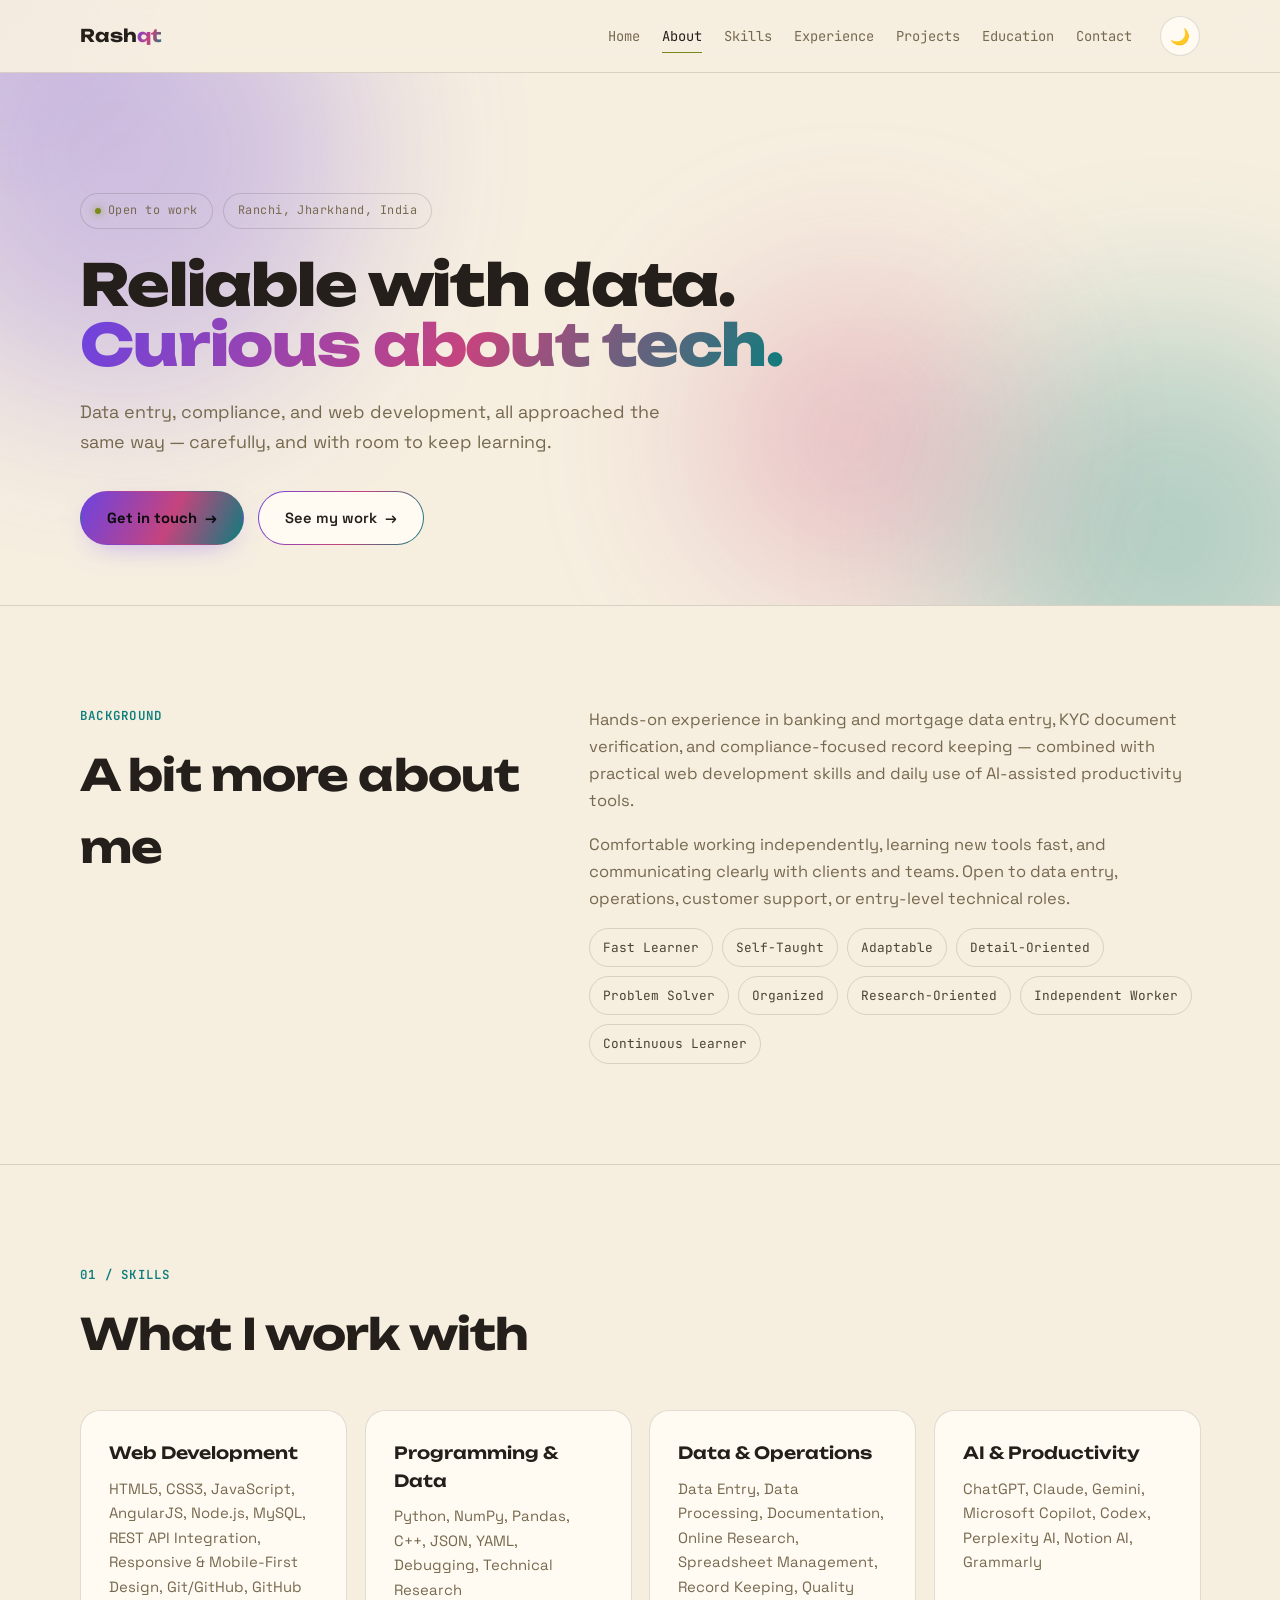
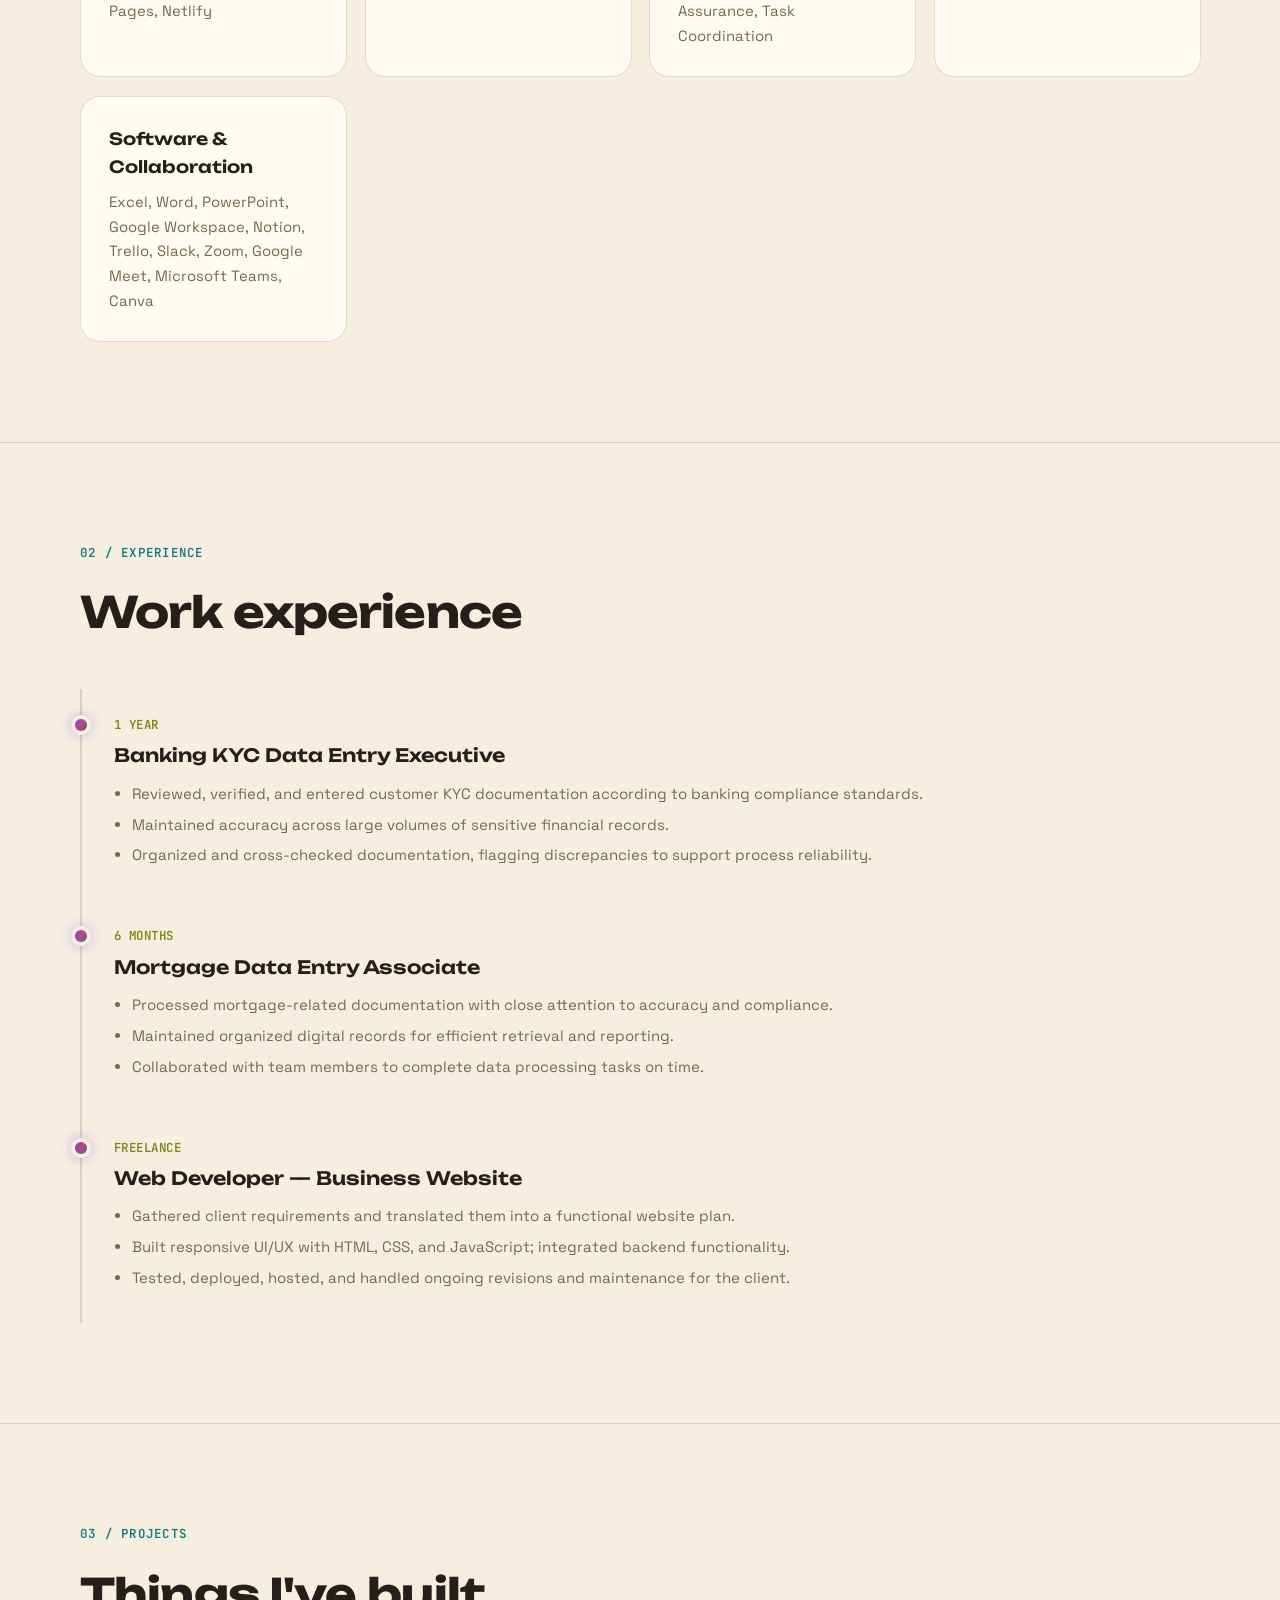
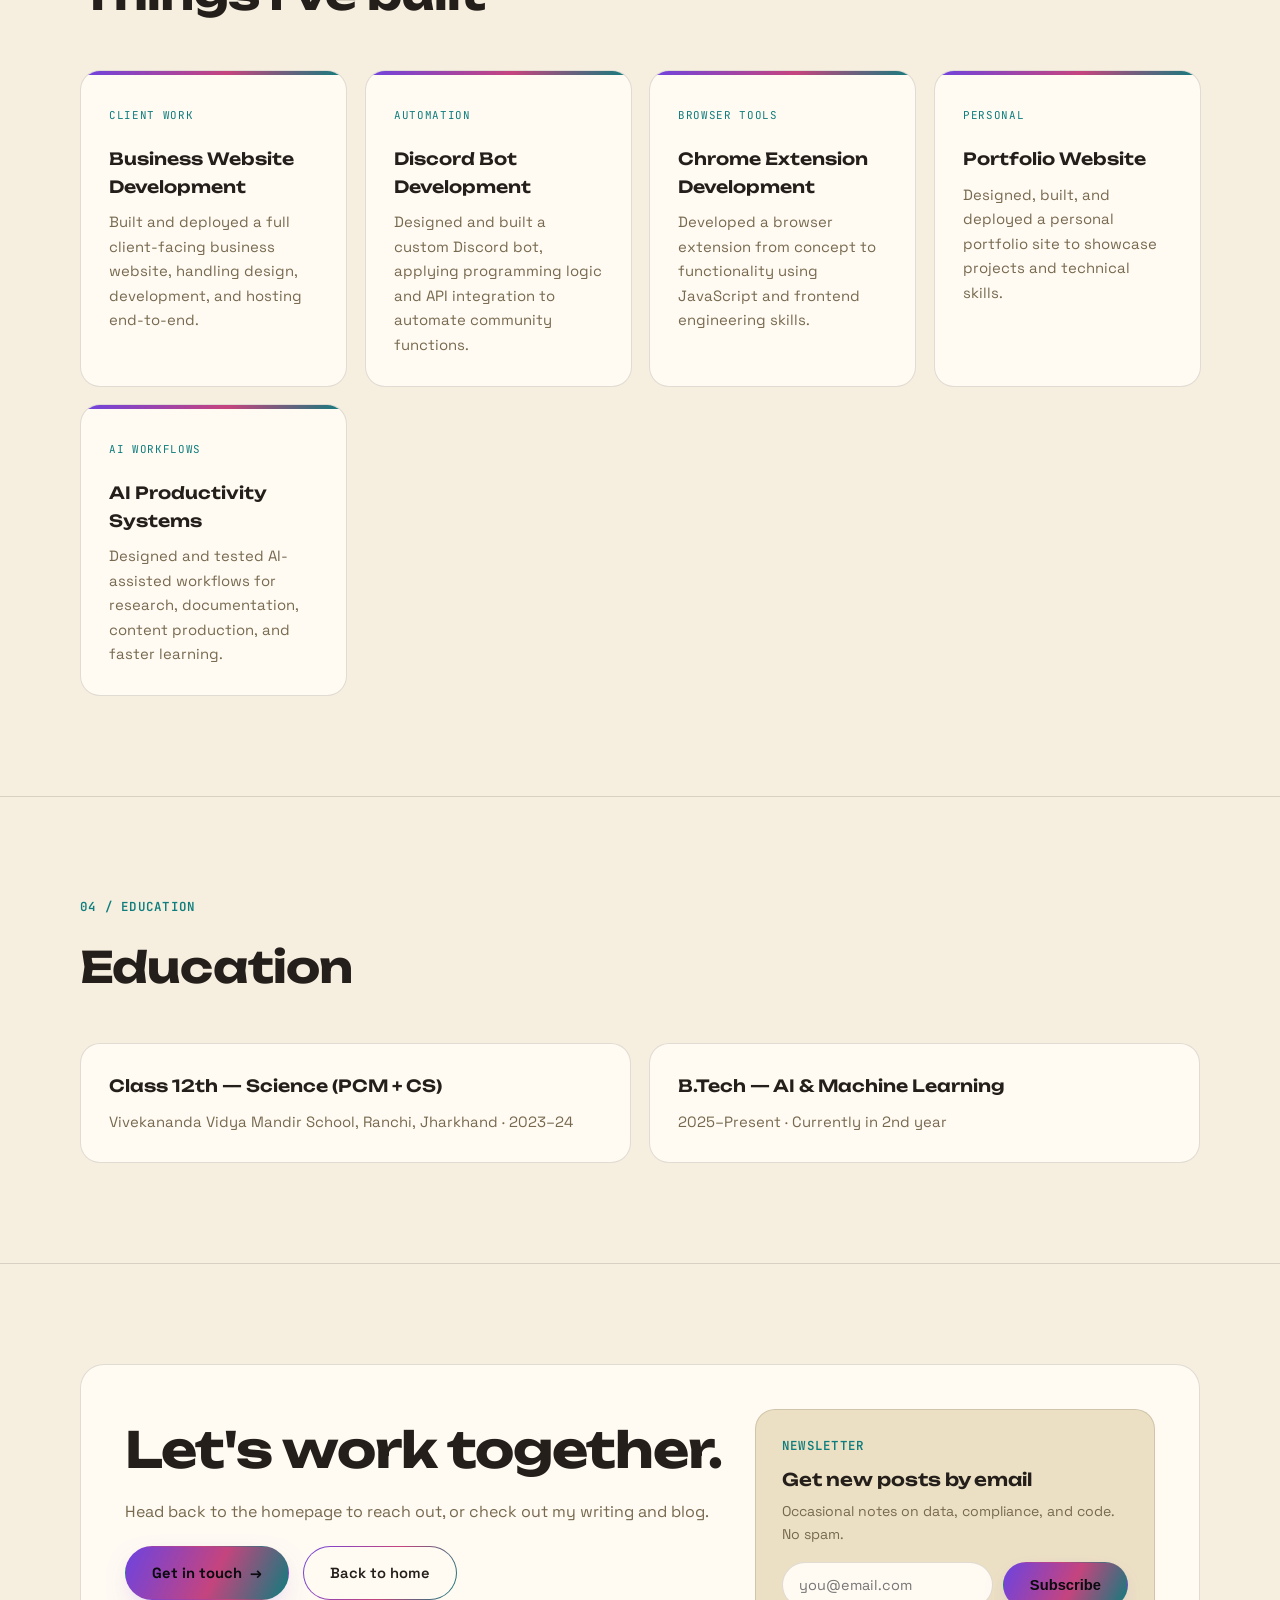
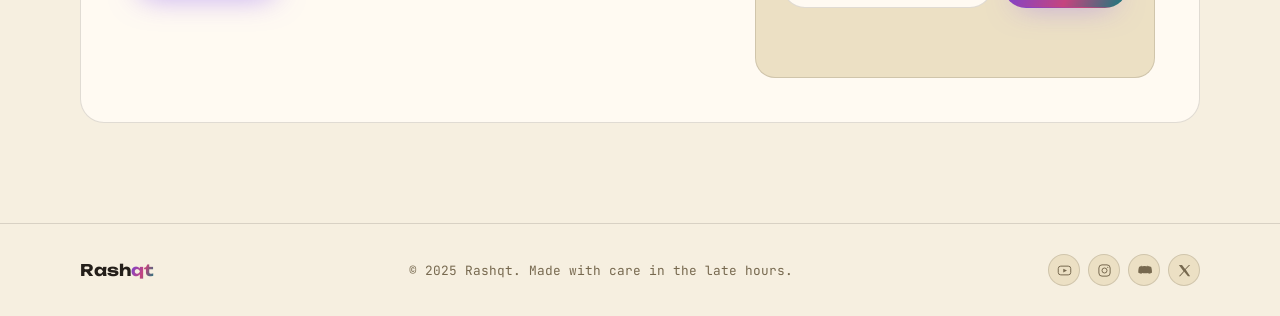
<file: about.html>
<!DOCTYPE html>
<html lang="en" data-theme="light">
<head>
<meta charset="UTF-8">
<meta name="viewport" content="width=device-width, initial-scale=1.0">
<meta name="description" content="About Rashqt — background, skills, work experience, projects, and education.">
<meta name="robots" content="index, follow">
<link rel="canonical" href="https://rafolio.github.io/folio/about.html">
<meta name="theme-color" content="#f6efe0">
<title>About Rashqt — Developer & Creator</title>

<meta property="og:site_name" content="Rashqt">
<meta property="og:type" content="website">
<meta property="og:title" content="About Rashqt — Developer & Creator">
<meta property="og:description" content="About Rashqt — background, skills, work experience, projects, and education.">
<meta property="og:url" content="https://rafolio.github.io/folio/about.html">
<meta property="og:image" content="https://rafolio.github.io/folio/assets/favicon/favicon-512.png">
<meta name="twitter:card" content="summary_large_image">
<meta name="twitter:title" content="About Rashqt — Developer & Creator">
<meta name="twitter:description" content="About Rashqt — background, skills, work experience, projects, and education.">
<meta name="twitter:image" content="https://rafolio.github.io/folio/assets/favicon/favicon-512.png">

<link rel="icon" type="image/x-icon" href="assets/favicon/favicon.ico">
<link rel="icon" type="image/png" sizes="32x32" href="assets/favicon/favicon-32.png">
<link rel="icon" type="image/png" sizes="16x16" href="assets/favicon/favicon-16.png">
<link rel="apple-touch-icon" sizes="180x180" href="assets/favicon/favicon-180.png">
<link rel="preconnect" href="https://fonts.googleapis.com">
<link rel="preconnect" href="https://fonts.gstatic.com" crossorigin>
<link href="https://fonts.googleapis.com/css2?family=Unbounded:wght@400;600;700;900&family=Space+Grotesk:wght@400;500;600;700&family=JetBrains+Mono:wght@400;500;600&display=swap" rel="stylesheet">
<link rel="stylesheet" href="style.css">
</head>
<body>
<div class="progress" id="progress"></div>
<div class="cursor-glow" id="glow"></div>

<nav class="top"><div class="container navrow">
  <a class="logo" href="index.html">Rash<span>qt</span></a>
  <div class="nav-group">
    <div class="navlinks">
      <a href="index.html">Home</a><a href="about.html" class="active">About</a>
      <a href="#skills">Skills</a><a href="#experience">Experience</a><a href="#projects">Projects</a>
      <a href="#education">Education</a><a href="index.html#contact">Contact</a>
    </div>
    <div class="nav-right">
      <button class="theme-toggle" id="themeToggle" aria-label="Toggle light/dark mode">🌙</button>
      <button class="burger" id="burger" aria-label="Toggle menu" aria-expanded="false"><span></span><span></span><span></span></button>
    </div>
  </div>
</div></nav>
<div class="mobile-menu" id="mobileMenu">
  <a href="index.html">Home</a><a href="about.html">About</a>
  <a href="#skills">Skills</a><a href="#experience">Experience</a><a href="#projects">Projects</a>
  <a href="#education">Education</a><a href="index.html#contact">Contact</a>
</div>

<header class="hero page-hero" id="about">
  <div class="blob blob1"></div><div class="blob blob2"></div><div class="blob blob3"></div>
  <div class="container hero-inner">
    <div class="pill-row">
      <span class="pill"><span class="dot"></span> Open to work</span>
      <span class="pill">Ranchi, Jharkhand, India</span>
    </div>
    <h1 class="page-title">Reliable with data.<br><span class="grad" style="background:var(--grad); -webkit-background-clip:text; background-clip:text; color:transparent;">Curious about tech.</span></h1>
    <p class="lede" style="margin-top:18px;">Data entry, compliance, and web development, all approached the same way — carefully, and with room to keep learning.</p>
    <div class="buttons" style="margin-top:8px;">
      <a class="btn primary" href="index.html#contact">Get in touch <span class="arrow">→</span></a>
      <a class="btn ghost" href="#projects">See my work <span class="arrow">→</span></a>
    </div>
  </div>
</header>

<section class="about-body"><div class="container about-grid">
  <div class="reveal"><div class="eyebrow">Background</div><h2 class="section-title">A bit more about me</h2></div>
  <div class="reveal">
    <p>Hands-on experience in banking and mortgage data entry, KYC document verification, and compliance-focused record keeping — combined with practical web development skills and daily use of AI-assisted productivity tools.</p>
    <p>Comfortable working independently, learning new tools fast, and communicating clearly with clients and teams. Open to data entry, operations, customer support, or entry-level technical roles.</p>
    <div class="strengths">
      <span class="tag">Fast Learner</span><span class="tag">Self-Taught</span><span class="tag">Adaptable</span>
      <span class="tag">Detail-Oriented</span><span class="tag">Problem Solver</span><span class="tag">Organized</span>
      <span class="tag">Research-Oriented</span><span class="tag">Independent Worker</span><span class="tag">Continuous Learner</span>
    </div>
  </div>
</div></section>

<section id="skills"><div class="container">
  <div class="reveal"><div class="eyebrow">01 / Skills</div><h2 class="section-title">What I work with</h2></div>
  <div class="grid2">
    <div class="card reveal"><h3>Web Development</h3><p>HTML5, CSS3, JavaScript, AngularJS, Node.js, MySQL, REST API Integration, Responsive &amp; Mobile-First Design, Git/GitHub, GitHub Pages, Netlify</p></div>
    <div class="card reveal"><h3>Programming &amp; Data</h3><p>Python, NumPy, Pandas, C++, JSON, YAML, Debugging, Technical Research</p></div>
    <div class="card reveal"><h3>Data &amp; Operations</h3><p>Data Entry, Data Processing, Documentation, Online Research, Spreadsheet Management, Record Keeping, Quality Assurance, Task Coordination</p></div>
    <div class="card reveal"><h3>AI &amp; Productivity</h3><p>ChatGPT, Claude, Gemini, Microsoft Copilot, Codex, Perplexity AI, Notion AI, Grammarly</p></div>
    <div class="card reveal"><h3>Software &amp; Collaboration</h3><p>Excel, Word, PowerPoint, Google Workspace, Notion, Trello, Slack, Zoom, Google Meet, Microsoft Teams, Canva</p></div>
  </div>
</div></section>

<section id="experience"><div class="container">
  <div class="reveal"><div class="eyebrow">02 / Experience</div><h2 class="section-title">Work experience</h2></div>
  <div class="timeline">
    <div class="role reveal">
      <div class="meta">1 YEAR</div><h3>Banking KYC Data Entry Executive</h3>
      <ul><li>Reviewed, verified, and entered customer KYC documentation according to banking compliance standards.</li>
      <li>Maintained accuracy across large volumes of sensitive financial records.</li>
      <li>Organized and cross-checked documentation, flagging discrepancies to support process reliability.</li></ul>
    </div>
    <div class="role reveal">
      <div class="meta">6 MONTHS</div><h3>Mortgage Data Entry Associate</h3>
      <ul><li>Processed mortgage-related documentation with close attention to accuracy and compliance.</li>
      <li>Maintained organized digital records for efficient retrieval and reporting.</li>
      <li>Collaborated with team members to complete data processing tasks on time.</li></ul>
    </div>
    <div class="role reveal">
      <div class="meta">FREELANCE</div><h3>Web Developer — Business Website</h3>
      <ul><li>Gathered client requirements and translated them into a functional website plan.</li>
      <li>Built responsive UI/UX with HTML, CSS, and JavaScript; integrated backend functionality.</li>
      <li>Tested, deployed, hosted, and handled ongoing revisions and maintenance for the client.</li></ul>
    </div>
  </div>
</div></section>

<section id="projects"><div class="container">
  <div class="reveal"><div class="eyebrow">03 / Projects</div><h2 class="section-title">Things I've built</h2></div>
  <div class="grid2">
    <div class="card project reveal"><span class="tag-mini">Client work</span><h3>Business Website Development</h3><p>Built and deployed a full client-facing business website, handling design, development, and hosting end-to-end.</p></div>
    <div class="card project reveal"><span class="tag-mini">Automation</span><h3>Discord Bot Development</h3><p>Designed and built a custom Discord bot, applying programming logic and API integration to automate community functions.</p></div>
    <div class="card project reveal"><span class="tag-mini">Browser tools</span><h3>Chrome Extension Development</h3><p>Developed a browser extension from concept to functionality using JavaScript and frontend engineering skills.</p></div>
    <div class="card project reveal"><span class="tag-mini">Personal</span><h3>Portfolio Website</h3><p>Designed, built, and deployed a personal portfolio site to showcase projects and technical skills.</p></div>
    <div class="card project reveal"><span class="tag-mini">AI workflows</span><h3>AI Productivity Systems</h3><p>Designed and tested AI-assisted workflows for research, documentation, content production, and faster learning.</p></div>
  </div>
</div></section>

<section id="education"><div class="container">
  <div class="reveal"><div class="eyebrow">04 / Education</div><h2 class="section-title">Education</h2></div>
  <div class="grid2">
    <div class="card reveal"><h3>Class 12th — Science (PCM + CS)</h3><p>Vivekananda Vidya Mandir School, Ranchi, Jharkhand · 2023–24</p></div>
    <div class="card reveal"><h3>B.Tech — AI &amp; Machine Learning</h3><p>2025–Present · Currently in 2nd year</p></div>
  </div>
</div></section>

<section><div class="container">
  <div class="cta-band reveal">
    <div>
      <h2 class="big-cta cta-band-title">Let's work together.</h2>
      <p style="color:var(--muted); margin-top:8px;">Head back to the homepage to reach out, or check out my writing and blog.</p>
      <div class="buttons" style="margin-top:20px;">
        <a class="btn primary" href="index.html#contact">Get in touch <span class="arrow">→</span></a>
        <a class="btn ghost" href="index.html">Back to home</a>
      </div>
    </div>
    <div class="newsletter-box">
      <div class="eyebrow">Newsletter</div>
      <h3>Get new posts by email</h3>
      <p>Occasional notes on data, compliance, and code. No spam.</p>
      <form class="newsletter-form" data-newsletter>
        <input type="email" required placeholder="you@email.com" aria-label="Email address">
        <button class="btn primary" type="submit">Subscribe</button>
      </form>
      <p class="newsletter-status" aria-live="polite"></p>
    </div>
  </div>
</div></section>

<footer class="site-footer"><div class="container footer-grid">
  <a class="footer-brand" href="index.html">Rash<span>qt</span></a>
  <p class="footer-copy">© 2025 Rashqt. Made with care in the late hours.</p>
  <div class="footer-social">
    <a href="https://www.youtube.com/@Rashqt" target="_blank" rel="noopener" aria-label="YouTube"><svg viewBox="0 0 24 24" fill="none" stroke="currentColor" stroke-width="1.6"><rect x="2" y="5" width="20" height="14" rx="4"/><path d="M10 9l6 3-6 3z" fill="currentColor" stroke="none"/></svg></a>
    <a href="https://www.instagram.com/rashqt.x/" target="_blank" rel="noopener" aria-label="Instagram"><svg viewBox="0 0 24 24" fill="none" stroke="currentColor" stroke-width="1.6"><rect x="3" y="3" width="18" height="18" rx="5"/><circle cx="12" cy="12" r="4"/><circle cx="17.2" cy="6.8" r="1" fill="currentColor" stroke="none"/></svg></a>
    <a href="https://discord.com/users/1288874094934097920" target="_blank" rel="noopener" aria-label="Discord"><svg viewBox="0 0 24 24" fill="currentColor"><path d="M8 4.5c-2.8.6-4.6 1.8-4.6 1.8S2 9 2 15c0 0 1.7 1.9 5.3 2.1l.9-1.4c-1.5-.4-2.3-1-2.3-1s.2.1.5.3c2 1 4.4 1.5 6.6 1.5s4.6-.5 6.6-1.5c.3-.2.5-.3.5-.3s-.8.6-2.3 1l.9 1.4c3.6-.2 5.3-2.1 5.3-2.1 0-6-1.4-8.7-1.4-8.7S18.8 5.1 16 4.5l-.3.7c1.7.5 2.7 1.1 2.7 1.1a15 15 0 0 0-13 0s1-.6 2.7-1.1L8 4.5z"/><circle cx="9" cy="12" r="1.3"/><circle cx="15" cy="12" r="1.3"/></svg></a>
    <a href="#" target="_blank" rel="noopener" aria-label="X"><svg viewBox="0 0 24 24" fill="currentColor"><path d="M13.9 10.5 21 3h-2l-6.1 6.5L8 3H3l7.4 10.2L3 21h2l6.5-6.9L17.5 21H21z"/></svg></a>
  </div>
</div></footer>

<script src="script.js"></script>
</body>
</html>
</file>
<file: style.css>
:root{
  --bg:#07070b; --bg-soft:#0e0e16; --card:#121219;
  --text:#f6f5f9; --muted:#9b98a8; --line:rgba(246,245,249,.09);
  --violet:#8b5cf6; --pink:#f472b6; --cyan:#22d3ee; --lime:#d7ff3f;
  --grad:linear-gradient(115deg,var(--violet),var(--pink) 55%,var(--cyan));
  --nav-bg:rgba(7,7,11,.72); --menu-bg:rgba(7,7,11,.98); --glow:rgba(139,92,246,.14);
  --blob-op:.55;
}
[data-theme="light"]{
  --bg:#f6efe0; --bg-soft:#ece0c4; --card:#fffaf2;
  --text:#241f1a; --muted:#77694f; --line:rgba(36,31,26,.14);
  --violet:#6d43e0; --pink:#c5447e; --cyan:#0e7d7d; --lime:#7a8a1a;
  --nav-bg:rgba(246,239,224,.78); --menu-bg:rgba(246,239,224,.97); --glow:rgba(109,67,224,.10);
  --blob-op:.28;
}
html{transition:background-color .4s ease;}
*{box-sizing:border-box;margin:0;padding:0;}
html{scroll-behavior:smooth;}
body{
  font-family:'Space Grotesk',sans-serif; background:var(--bg); color:var(--text);
  line-height:1.65; overflow-x:hidden; transition:background-color .4s ease, color .4s ease;
}
a{color:inherit; text-decoration:none; touch-action:manipulation;}
::selection{background:var(--lime); color:#0a0a0f;}
:focus-visible{outline:2px solid var(--lime); outline-offset:3px;}
.container{width:min(1120px,92%); margin:auto;}
.mono{font-family:'JetBrains Mono',monospace;}
.disp{font-family:'Unbounded',sans-serif;}

/* scroll progress */
.progress{position:fixed; top:0; left:0; height:3px; width:0%; background:var(--grad); z-index:200; transition:width .1s linear;}

/* cursor glow (desktop only, respects reduced motion) */
.cursor-glow{
  position:fixed; width:420px; height:420px; border-radius:50%; pointer-events:none; z-index:1;
  background:radial-gradient(circle,var(--glow),transparent 70%);
  transform:translate(-50%,-50%); transition:opacity .3s; opacity:0; left:0; top:0;
}
@media(hover:hover) and (pointer:fine){ .cursor-glow{opacity:1;} }

/* nav */
nav.top{position:sticky; top:0; z-index:100; background:var(--nav-bg); backdrop-filter:blur(16px); border-bottom:1px solid var(--line); transition:background-color .4s ease, border-color .4s ease;}
.navrow{height:72px; display:flex; align-items:center; justify-content:space-between;}
.nav-group{display:flex; align-items:center; gap:28px;}
.nav-right{display:flex; align-items:center; gap:10px;}
.logo{font-family:'Unbounded',sans-serif; font-weight:700; font-size:1.1rem;}
.logo span{background:var(--grad); -webkit-background-clip:text; background-clip:text; color:transparent;}
.navlinks{display:flex; gap:22px; font-size:.86rem; color:var(--muted); font-family:'JetBrains Mono',monospace;}
.navlinks a{position:relative; transition:color .25s;}
.navlinks a.active{color:var(--text);}
.navlinks a::after{content:''; position:absolute; left:0; bottom:-6px; width:0; height:1px; background:var(--lime); transition:width .25s;}
.navlinks a:hover{color:var(--text);}
.navlinks a:hover::after, .navlinks a.active::after{width:100%;}
.theme-toggle{
  width:40px; height:40px; border-radius:50%; border:1px solid var(--line); background:var(--card);
  display:flex; align-items:center; justify-content:center; font-size:1rem; cursor:pointer; flex-shrink:0;
  transition:transform .35s, background-color .3s, border-color .3s;
}
.theme-toggle:hover{transform:rotate(18deg) scale(1.08); border-color:var(--cyan);}
.burger{display:none; flex-direction:column; gap:5px; background:none; border:0; padding:12px; cursor:pointer; z-index:110; touch-action:manipulation;}
.burger span{display:block; width:22px; height:2px; background:var(--text); transition:transform .3s, opacity .3s, background-color .3s;}
.burger.open span:nth-child(1){transform:translateY(7px) rotate(45deg);}
.burger.open span:nth-child(2){opacity:0;}
.burger.open span:nth-child(3){transform:translateY(-7px) rotate(-45deg);}
.mobile-menu{
  position:fixed; inset:72px 0 0 0; background:var(--menu-bg); backdrop-filter:blur(18px);
  z-index:99; display:flex; flex-direction:column; align-items:center; justify-content:center; gap:26px;
  transform:translateY(-12px); opacity:0; pointer-events:none; transition:opacity .3s, transform .3s, background-color .4s ease;
}
.mobile-menu.open{opacity:1; transform:translateY(0); pointer-events:auto;}
.mobile-menu a{font-family:'Unbounded',sans-serif; font-size:1.3rem; color:var(--text);}
@media(max-width:760px){
  .navlinks{display:none;}
  .nav-support-btn{display:none;}
  .burger{display:flex;}
  .mobile-menu{inset:64px 0 0 0;}
}
@media(min-width:761px){ .mobile-menu{display:none;} }

/* hero */
.hero{position:relative; min-height:calc(100vh - 72px); display:flex; align-items:center; padding:90px 0 70px; overflow:hidden;}
.hero.page-hero{min-height:auto; padding:120px 0 60px;}
.blob{position:absolute; border-radius:50%; filter:blur(90px); opacity:var(--blob-op); z-index:0; will-change:transform; transition:opacity .4s ease;}
.blob1{width:480px; height:480px; background:var(--violet); top:-160px; left:-120px; animation:float1 16s ease-in-out infinite;}
.blob2{width:420px; height:420px; background:var(--cyan); bottom:-140px; right:-100px; animation:float2 18s ease-in-out infinite;}
.blob3{width:300px; height:300px; background:var(--pink); top:40%; left:55%; animation:float3 20s ease-in-out infinite;}
@keyframes float1{0%,100%{transform:translate(0,0) scale(1);} 50%{transform:translate(60px,40px) scale(1.12);}}
@keyframes float2{0%,100%{transform:translate(0,0) scale(1);} 50%{transform:translate(-50px,-30px) scale(1.08);}}
@keyframes float3{0%,100%{transform:translate(0,0) scale(1);} 50%{transform:translate(-40px,50px) scale(1.15);}}

.hero-inner{position:relative; z-index:2;}
.pill-row{display:flex; gap:10px; flex-wrap:wrap; margin-bottom:26px;}
.pill{
  font-family:'JetBrains Mono',monospace; font-size:.74rem; letter-spacing:.04em;
  padding:7px 14px; border-radius:999px; border:1px solid var(--line); color:var(--muted);
  display:flex; align-items:center; gap:7px; background:rgba(255,255,255,.02);
}
.pill .dot{width:6px; height:6px; border-radius:50%; background:var(--lime); box-shadow:0 0 8px var(--lime);}

h1.hero-title{
  font-family:'Unbounded',sans-serif; font-weight:900; letter-spacing:-.02em;
  font-size:clamp(2.8rem,9vw,6.6rem); line-height:.98; margin:0 0 26px;
}
h1.hero-title .grad{background:var(--grad); -webkit-background-clip:text; background-clip:text; color:transparent;}
.letter{display:inline-block; opacity:0; transform:translateY(40px) rotate(4deg); animation:letterIn .7s cubic-bezier(.2,.8,.2,1) forwards;}
.letter.space{width:.28em;}
@keyframes letterIn{to{opacity:1; transform:translateY(0) rotate(0);}}

.page-title{
  font-family:'Unbounded',sans-serif; font-weight:800; letter-spacing:-.02em;
  font-size:clamp(2.2rem,6vw,3.6rem); line-height:1.05; margin:0 0 22px;
}

.hero p.lede{max-width:600px; color:var(--muted); font-size:1.12rem; margin-bottom:34px;}
.buttons{display:flex; gap:14px; flex-wrap:wrap;}
.btn{
  position:relative; display:inline-flex; align-items:center; gap:8px;
  padding:14px 26px; border-radius:999px; font-weight:600; font-size:.92rem;
  border:1px solid var(--line); background:var(--card); color:var(--text);
  overflow:hidden; isolation:isolate; cursor:pointer;
  transition:transform .25s, border-color .25s, background-color .25s, color .25s, box-shadow .25s;
}
.btn::before{
  content:''; position:absolute; inset:0; z-index:-1;
  background:linear-gradient(120deg, transparent, rgba(255,255,255,.35), transparent);
  transform:translateX(-130%) skewX(-20deg); transition:transform .65s ease;
}
.btn:hover::before{transform:translateX(130%) skewX(-20deg);}
.btn:hover{transform:translateY(-3px); border-color:var(--cyan); box-shadow:0 14px 26px -16px rgba(139,92,246,.5);}
.btn .arrow{display:inline-block; transition:transform .25s;}
.btn:hover .arrow{transform:translateX(4px);}
.btn.primary{background:var(--grad); color:#0a0a0f; border-color:transparent; font-weight:700; box-shadow:0 10px 30px -14px rgba(139,92,246,.6);}
.btn.primary:hover{transform:translateY(-3px) scale(1.03); box-shadow:0 16px 36px -14px rgba(139,92,246,.7);}
.btn.ghost{
  background-image:linear-gradient(var(--card),var(--card)), var(--grad);
  background-origin:border-box; background-clip:padding-box, border-box;
  border:1.5px solid transparent;
}

/* marquee ticker */
.ticker-wrap{border-top:1px solid var(--line); border-bottom:1px solid var(--line); background:var(--bg-soft); overflow:hidden; padding:16px 0;}
.ticker{display:flex; width:max-content; gap:48px; animation:scrollX 26s linear infinite;}
.ticker-wrap:hover .ticker{animation-play-state:paused;}
.ticker span{font-family:'JetBrains Mono',monospace; font-size:.85rem; color:var(--muted); white-space:nowrap; display:flex; align-items:center; gap:10px;}
.ticker span::before{content:'◆'; color:var(--cyan); font-size:.6rem;}
@keyframes scrollX{from{transform:translateX(0);} to{transform:translateX(-50%);}}

/* sections */
section{padding:100px 0; border-top:1px solid var(--line); position:relative; transition:border-color .4s ease;}
.eyebrow{font-family:'JetBrains Mono',monospace; color:var(--cyan); font-weight:600; letter-spacing:.1em; text-transform:uppercase; font-size:.78rem;}
.section-title{font-family:'Unbounded',sans-serif; font-size:clamp(1.8rem,4vw,2.7rem); letter-spacing:-.02em; margin:14px 0 40px; font-weight:700;}
.section-foot{display:flex; align-items:center; justify-content:space-between; gap:20px; flex-wrap:wrap; margin-bottom:40px;}
.section-foot .section-title{margin-bottom:0;}

.reveal{opacity:0; transform:translateY(28px); transition:opacity .7s ease, transform .7s ease;}
.reveal.in{opacity:1; transform:translateY(0);}

.about-grid{display:grid; grid-template-columns:1fr 1.35fr; gap:56px;}
.about-grid p{color:var(--muted); font-size:1.03rem; margin-bottom:16px;}
.strengths{display:flex; flex-wrap:wrap; gap:9px;}
.tag{border:1px solid var(--line); padding:8px 13px; border-radius:999px; color:#cfcdd8; font-size:.8rem; font-family:'JetBrains Mono',monospace; transition:.25s;}
[data-theme="light"] .tag{color:#4a4232;}
.tag:hover{border-color:var(--pink); color:var(--pink);}

.grid2{display:grid; grid-template-columns:repeat(auto-fit,minmax(260px,1fr)); gap:18px;}
.grid3{display:grid; grid-template-columns:repeat(auto-fit,minmax(230px,1fr)); gap:18px;}
@media(min-width:1000px){ .grid3{grid-template-columns:repeat(3,1fr);} }
.card{
  background:var(--card); border:1px solid var(--line); border-radius:20px; padding:28px;
  transition:transform .35s, border-color .35s, box-shadow .35s, background-color .35s; transform-style:preserve-3d; will-change:transform;
}
.card:hover{border-color:rgba(139,92,246,.5); box-shadow:0 20px 50px -20px rgba(139,92,246,.35);}
.card h3{font-family:'Unbounded',sans-serif; font-size:1.05rem; margin-bottom:10px; font-weight:600;}
.card p, .card li{color:var(--muted); font-size:.93rem;}

/* quote strip */
.quote-strip{padding:64px 0; background:var(--bg-soft); border-top:1px solid var(--line); border-bottom:1px solid var(--line); transition:background-color .4s ease, border-color .4s ease;}
.quote-box{max-width:760px; margin:auto; text-align:center;}
.quote-mark{font-family:'Unbounded',sans-serif; font-size:2.4rem; color:var(--violet); line-height:1; margin-bottom:6px; opacity:.7;}
.quote-text{font-family:'Unbounded',sans-serif; font-weight:600; font-size:clamp(1.05rem,2.6vw,1.55rem); line-height:1.5; transition:opacity .5s ease, transform .5s ease;}
.quote-text.fade{opacity:0; transform:translateY(8px);}
.quote-dots{display:flex; gap:8px; justify-content:center; margin-top:22px;}
.quote-dots span{width:6px; height:6px; border-radius:50%; background:var(--line); transition:background-color .3s, transform .3s;}
.quote-dots span.active{background:var(--cyan); transform:scale(1.3);}

/* featured writing / book card */
.book-card{display:flex; gap:40px; align-items:center; flex-wrap:wrap; background:var(--card); border:1px solid var(--line); border-radius:24px; padding:36px; transition:background-color .35s, border-color .35s;}
.book-cover{
  width:200px; height:319px; flex-shrink:0; border-radius:14px; background:var(--bg-soft);
  box-shadow:0 22px 50px -18px rgba(139,92,246,.55); position:relative; overflow:hidden;
}
.book-cover img{width:100%; height:100%; object-fit:cover; display:block;}
.book-info{flex:1; min-width:240px;}
.book-info p{color:var(--muted); font-size:.98rem; line-height:1.75; max-width:560px; margin:14px 0 22px;}

/* uncrossed-paths.html novel header */
.novel-header{display:flex; gap:44px; align-items:flex-start; flex-wrap:wrap;}
.novel-cover{width:220px; height:351px;}
.novel-header-info{flex:1; min-width:280px;}
.novel-stats{display:flex; gap:28px; margin:18px 0 20px; flex-wrap:wrap;}
.novel-stat{display:flex; flex-direction:column;}
.novel-stat-num{font-family:'Unbounded',sans-serif; font-weight:700; font-size:1.4rem;}
.novel-stat-label{color:var(--muted); font-size:.75rem; text-transform:uppercase; letter-spacing:.06em; margin-top:2px;}
.novel-meta-list{display:flex; flex-direction:column; gap:6px; font-size:.85rem; color:var(--muted); margin-bottom:18px;}
.novel-meta-list strong{color:var(--text);}
.novel-tagline{color:var(--muted); font-size:1rem; line-height:1.7; max-width:520px;}
.coming-soon-badge{
  font-size:.62rem; text-transform:uppercase; letter-spacing:.05em; background:var(--bg-soft);
  padding:2px 7px; border-radius:999px; margin-left:6px; font-family:'JetBrains Mono',monospace;
}
@media(max-width:600px){
  .novel-header{flex-direction:column; align-items:center; text-align:center;}
  .novel-cover{margin:0 auto;}
  .novel-stats{justify-content:center;}
  .novel-meta-list{align-items:center;}
}

/* blog cards */
.blog-card{display:flex; flex-direction:column; gap:6px; text-align:left;}
.blog-date{color:var(--cyan); font-size:.72rem; letter-spacing:.06em; text-transform:uppercase;}
.blog-card h3{margin-top:6px;}
.arrow-link{margin-top:6px; color:var(--cyan); font-weight:600; font-size:.85rem;}
.arrow-link::after{content:' →'; transition:margin .2s;}
.blog-card:hover .arrow-link::after{margin-left:6px;}

/* share row */
.share-row{display:flex; gap:8px; margin-top:16px; padding-top:14px; border-top:1px solid var(--line); flex-wrap:wrap; align-items:center;}
.share-btn{
  width:34px; height:34px; border-radius:50%; display:flex; align-items:center; justify-content:center;
  background:var(--bg-soft); border:1px solid var(--line); padding:0;
  transition:transform .2s, background-color .25s, color .25s, border-color .25s, box-shadow .25s; cursor:pointer; color:var(--muted);
}
.share-btn svg{width:17px; height:17px; display:block; flex-shrink:0;}
.share-btn:hover{transform:translateY(-2px) scale(1.08);}

/* Brand icons keep their glow visible at rest; hover just intensifies it */
.share-btn.fb{color:#1877f2; border-color:rgba(24,119,242,.35); box-shadow:0 0 10px rgba(24,119,242,.35);}
.share-btn.fb:hover{background:#1877f2; color:#fff; border-color:#1877f2; box-shadow:0 0 18px rgba(24,119,242,.65);}
.share-btn.x{color:var(--text); border-color:rgba(120,120,130,.4); box-shadow:0 0 10px rgba(120,120,130,.35);}
.share-btn.x:hover{background:#000; color:#fff; border-color:#000; box-shadow:0 0 18px rgba(0,0,0,.5);}
.share-btn.wa{color:#25d366; border-color:rgba(37,211,102,.35); box-shadow:0 0 10px rgba(37,211,102,.35);}
.share-btn.wa:hover{background:#25d366; color:#fff; border-color:#25d366; box-shadow:0 0 18px rgba(37,211,102,.65);}
.share-btn.ig{color:#dd2a7b; border-color:rgba(221,42,123,.35); box-shadow:0 0 10px rgba(221,42,123,.3);}
.share-btn.ig:hover{background:linear-gradient(45deg,#f58529,#dd2a7b,#8134af,#515bd4); color:#fff; border-color:transparent; box-shadow:0 0 18px rgba(221,42,123,.55);}

.share-btn.copy-link-text{
  width:auto; height:34px; border-radius:999px; padding:0 14px; gap:7px;
  font-size:.78rem; font-family:'JetBrains Mono',monospace; font-weight:600;
  color:var(--cyan); border-color:rgba(34,211,238,.35); box-shadow:0 0 10px rgba(34,211,238,.25);
}
.share-btn.copy-link-text:hover{background:var(--cyan); color:#0a0a0f; border-color:var(--cyan); box-shadow:0 0 18px rgba(34,211,238,.5);}
.share-btn.copied{background:var(--lime); color:#0a0a0f; border-color:var(--lime); box-shadow:0 0 14px rgba(215,255,63,.5); font-weight:700;}

.timeline{display:flex; flex-direction:column; gap:0;}
.role{position:relative; padding:26px 0 26px 32px; border-left:2px solid var(--line);}
.role::before{content:''; position:absolute; left:-7px; top:30px; width:12px; height:12px; border-radius:50%; background:var(--grad); box-shadow:0 0 0 4px var(--bg), 0 0 16px var(--violet);}
.role .meta{font-family:'JetBrains Mono',monospace; color:var(--lime); font-size:.78rem; font-weight:600; margin-bottom:6px; letter-spacing:.04em;}
.role h3{font-family:'Unbounded',sans-serif; font-size:1.15rem; margin-bottom:10px; font-weight:600;}
.role ul{margin-left:18px; color:var(--muted); font-size:.94rem;}
.role li{margin-bottom:6px;}

.project{position:relative; overflow:hidden; padding-top:30px;}
.project::before{content:''; position:absolute; top:0; left:0; right:0; height:4px; background:var(--grad);}
.project .tag-mini{font-family:'JetBrains Mono',monospace; font-size:.68rem; letter-spacing:.06em; text-transform:uppercase; color:var(--cyan); display:inline-block; margin-bottom:10px;}
.project .num{font-family:'Unbounded',sans-serif; color:transparent; -webkit-text-stroke:1px var(--muted); font-size:1.6rem; font-weight:700; opacity:.5;}
.project h3{margin-top:10px;}
.project a.arrow{margin-top:16px; display:inline-block; color:var(--cyan); font-weight:600; font-size:.86rem;}
.project a.arrow::after{content:' →'; transition:margin .2s;}
.project:hover a.arrow::after{margin-left:6px;}

.creator-card{display:flex; gap:26px; align-items:flex-start; flex-wrap:wrap;}
.play{
  width:58px; height:58px; border-radius:50%; background:var(--grad); flex-shrink:0;
  display:flex; align-items:center; justify-content:center; position:relative;
}
.play::before{content:''; position:absolute; inset:-8px; border-radius:50%; border:1px solid var(--cyan); opacity:.5; animation:pulse 2.4s ease-out infinite;}
.play::after{content:''; border-left:16px solid #0a0a0f; border-top:10px solid transparent; border-bottom:10px solid transparent; margin-left:5px;}
@keyframes pulse{0%{transform:scale(.9); opacity:.6;} 100%{transform:scale(1.5); opacity:0;}}

.contact-split{display:flex; justify-content:space-between; align-items:flex-start; gap:30px; flex-wrap:wrap;}
.big-cta{font-family:'Unbounded',sans-serif; font-size:clamp(1.8rem,4.5vw,3.1rem); font-weight:700; letter-spacing:-.02em; margin-bottom:14px;}
.site-footer{padding:30px 0; border-top:1px solid var(--line);}
.footer-grid{display:flex; align-items:center; justify-content:space-between; gap:20px; flex-wrap:wrap;}
.footer-brand{font-family:'Unbounded',sans-serif; font-weight:700; font-size:1rem; flex-shrink:0;}
.footer-brand span{background:var(--grad); -webkit-background-clip:text; background-clip:text; color:transparent;}
.footer-copy{color:var(--muted); font-size:.8rem; font-family:'JetBrains Mono',monospace; text-align:center; flex:1; min-width:220px; margin:0;}
.footer-social{display:flex; gap:8px; justify-content:flex-end; flex-shrink:0;}
.footer-social a{
  width:32px; height:32px; border-radius:50%; display:flex; align-items:center; justify-content:center;
  border:1px solid var(--line); color:var(--muted); background:var(--bg-soft); transition:transform .2s, color .2s, border-color .2s;
}
.footer-social a:hover{color:var(--text); border-color:var(--cyan); transform:translateY(-2px);}
.footer-social svg{width:15px; height:15px; display:block;}
@media(max-width:640px){
  .footer-grid{flex-direction:column; text-align:center;}
  .footer-social{justify-content:center;}
  .footer-copy{order:2;}
  .footer-social{order:3;}
}

/* simple footer CTA band used on about.html */
.cta-band{background:var(--card); border:1px solid var(--line); border-radius:24px; padding:44px; display:flex; align-items:flex-start; justify-content:space-between; gap:32px; flex-wrap:wrap; transition:background-color .35s, border-color .35s;}
.cta-band h2{font-family:'Unbounded',sans-serif; font-weight:700;}
.cta-band-title{margin-bottom:8px;}
.cta-band > div:first-child{flex:1 1 320px;}

/* newsletter */
.newsletter-box{
  background:var(--bg-soft); border:1px solid var(--line); border-radius:20px; padding:26px;
  min-width:260px; flex:1 1 320px; max-width:400px; transition:background-color .35s,border-color .35s;
}
.newsletter-box h3{font-family:'Unbounded',sans-serif; font-size:1.1rem; margin:8px 0 6px; font-weight:600;}
.newsletter-box p{color:var(--muted); font-size:.88rem; margin-bottom:16px;}
.newsletter-form{display:flex; gap:10px; flex-wrap:wrap;}
.newsletter-form input{
  flex:1; min-width:160px; padding:12px 16px; border-radius:999px; border:1px solid var(--line);
  background:var(--card); color:var(--text); font-family:'Space Grotesk',sans-serif; font-size:.9rem;
}
.newsletter-form input:focus-visible{outline:2px solid var(--lime); outline-offset:2px;}
.newsletter-status{margin-top:10px; font-size:.82rem; color:var(--cyan); min-height:1.2em;}


/* modals (blog view, support, payment) */
.modal-overlay{
  position:fixed; inset:0; background:rgba(5,5,10,.6); backdrop-filter:blur(6px);
  display:flex; align-items:center; justify-content:center; padding:24px; z-index:300;
  opacity:0; pointer-events:none; transition:opacity .3s ease;
}
.modal-overlay.open{opacity:1; pointer-events:auto;}
.modal{
  background:var(--card); border:1px solid var(--line); border-radius:24px; padding:36px;
  max-width:640px; width:100%; max-height:86vh; overflow-y:auto; position:relative;
  transform:translateY(16px) scale(.98); transition:transform .3s ease, background-color .35s ease;
}
.modal-overlay.open .modal{transform:translateY(0) scale(1);}
.modal-close{
  position:absolute; top:18px; right:18px; width:34px; height:34px; border-radius:50%;
  border:1px solid var(--line); background:var(--bg-soft); color:var(--text); cursor:pointer; font-size:.9rem;
  transition:transform .2s, border-color .2s;
}
.modal-close:hover{transform:rotate(90deg); border-color:var(--cyan);}

.blog-modal-meta{color:var(--cyan); font-size:.78rem; text-transform:uppercase; letter-spacing:.06em; margin-bottom:10px;}
.blog-modal-title{font-family:'Unbounded',sans-serif; font-size:clamp(1.4rem,3vw,2rem); margin-bottom:20px; font-weight:700; padding-right:30px; line-height:1.15;}
.blog-modal-body p{color:var(--muted); margin-bottom:14px; line-height:1.75; font-size:.98rem;}
.blog-like-row{display:flex; align-items:center; gap:14px; margin:26px 0 18px; flex-wrap:wrap;}
.like-btn{
  display:flex; align-items:center; gap:8px; padding:10px 18px; border-radius:999px;
  border:1px solid var(--line); background:var(--bg-soft); font-family:'JetBrains Mono',monospace; font-weight:600;
  cursor:pointer; transition:transform .2s, border-color .2s, background-color .2s; color:var(--text);
}
.like-btn .heart{filter:grayscale(1); opacity:.55; transition:filter .2s,opacity .2s,transform .2s; display:inline-block;}
.like-btn.liked .heart{filter:grayscale(0); opacity:1; transform:scale(1.2);}
.like-btn:hover{transform:translateY(-2px); border-color:var(--pink);}
.blog-share-block{border-top:1px solid var(--line); padding-top:18px;}
.share-label{color:var(--muted); font-size:.75rem; margin-bottom:10px; text-transform:uppercase; letter-spacing:.06em;}

.support-modal h3, .payment-modal h3{font-family:'Unbounded',sans-serif; font-size:1.25rem; margin-bottom:8px; padding-right:30px; font-weight:700;}
.support-sub{color:var(--muted); font-size:.9rem; margin-bottom:20px;}
.amount-grid{display:grid; grid-template-columns:repeat(4,1fr); gap:10px; margin-bottom:16px;}
.amount-chip{
  padding:12px 0; border-radius:14px; border:1px solid var(--line); background:var(--bg-soft); color:var(--text);
  font-family:'JetBrains Mono',monospace; font-weight:600; cursor:pointer; transition:.2s;
}
.amount-chip.active, .amount-chip:hover{border-color:var(--violet); color:var(--violet);}
.amount-chip.active{background:rgba(139,92,246,.12);}
.custom-amount{display:flex; align-items:center; gap:8px; border:1px solid var(--line); border-radius:14px; padding:10px 16px; background:var(--bg-soft);}
.custom-amount input{flex:1; border:0; background:none; color:var(--text); font-size:.95rem; font-family:'Space Grotesk',sans-serif; width:100%;}
.custom-amount input:focus{outline:none;}
.btn:disabled{opacity:.45; cursor:not-allowed; transform:none !important; box-shadow:none !important;}

.pay-amount{font-size:2.2rem; font-weight:700; text-align:center; margin:14px 0 18px; color:var(--violet);}
.upi-id-row{display:flex; align-items:center; justify-content:center; gap:10px; margin-bottom:20px; flex-wrap:wrap;}
.copy-upi{padding:6px 14px; border-radius:999px; border:1px solid var(--line); background:var(--bg-soft); color:var(--text); cursor:pointer; font-size:.75rem; transition:.2s;}
.copy-upi.copied{background:var(--lime); color:#0a0a0f; border-color:var(--lime);}
.qr-wrap{display:flex; justify-content:center; margin-bottom:14px; min-height:170px; align-items:center;}
.qr-wrap img, .qr-wrap canvas{border-radius:12px; background:#fff; padding:10px;}
.upi-note{text-align:center; color:var(--muted); font-size:.75rem; margin-bottom:20px;}

@media(max-width:480px){
  .modal{padding:26px;}
  .amount-grid{grid-template-columns:repeat(2,1fr);}
}

@media(max-width:760px){
  .about-grid{grid-template-columns:1fr; gap:34px;}
  section{padding:64px 0;}
  .contact-split{display:block;}
  .navrow{height:64px;}
  .mobile-menu{inset:64px 0 0 0;}
  .hero{min-height:auto; padding:56px 0 50px;}
  .hero.page-hero{padding:84px 0 40px;}
  .blob1{width:280px; height:280px; top:-90px; left:-90px;}
  .blob2{width:240px; height:240px; bottom:-80px; right:-70px;}
  .blob3{width:180px; height:180px;}
  h1.hero-title{margin-bottom:18px; white-space:nowrap; font-size:10.2vw; letter-spacing:-.01em;}
  .letter.space{width:.22em;}
  .page-title{font-size:2.2rem;}
  .hero p.lede{font-size:1rem;}
  .buttons{flex-direction:column; align-items:stretch;}
  .buttons .btn{justify-content:center;}
  .pill-row .pill{font-size:.68rem; padding:6px 11px;}
  .ticker{gap:28px;}
  .ticker span{font-size:.76rem;}
  .grid2, .grid3{grid-template-columns:1fr; gap:14px;}
  .card{padding:22px;}
  .role{padding-left:24px;}
  .big-cta{margin-bottom:16px;}
  /* footer stacking handled by .footer-grid rules above */
  .quote-strip{padding:48px 0;}
  .quote-mark{font-size:1.8rem;}
  .book-card{flex-direction:column; text-align:center; padding:26px;}
  .book-cover{margin:auto;}
  .book-info p{margin-left:auto; margin-right:auto;}
  .share-row{justify-content:flex-start;}
  .cta-band{flex-direction:column; text-align:center; padding:30px;}
  .section-foot{flex-direction:column; align-items:flex-start; gap:14px;}
}
@media(max-width:400px){
  h1.hero-title{font-size:9.6vw;}
  .section-title{font-size:1.5rem;}
}
/* gallery — animated collage posts */
.gallery-posts{display:grid; grid-template-columns:repeat(auto-fit,minmax(260px,1fr)); gap:24px;}
.collage-card{background:var(--card); border:1px solid var(--line); border-radius:20px; padding:14px; margin:0; transition:transform .3s, box-shadow .3s, border-color .3s, background-color .3s;}
.collage-card:hover{transform:translateY(-4px); box-shadow:0 20px 45px -22px rgba(139,92,246,.4); border-color:rgba(139,92,246,.35);}
.collage{position:relative; width:100%; aspect-ratio:1/1; border-radius:14px; overflow:hidden; background:var(--bg-soft);}
.collage img{
  position:absolute; inset:0; width:100%; height:100%; object-fit:cover;
  opacity:0; animation-timing-function:ease-in-out; animation-iteration-count:infinite;
}
.collage-card:hover .collage img{animation-play-state:paused;}
.collage-4 img{animation-name:collageFade4; animation-duration:16s;}
.collage-3 img{animation-name:collageFade3; animation-duration:12s;}
.collage-6 img{animation-name:collageFade6; animation-duration:24s;}
.collage-1 img{position:static; opacity:1; animation:none;}
@keyframes collageFade6{
  0%{opacity:0; transform:scale(1.03);}
  4%{opacity:1; transform:scale(1.03);}
  12.6%{opacity:1; transform:scale(1.08);}
  16.6%{opacity:0; transform:scale(1.08);}
  100%{opacity:0;}
}
@keyframes collageFade4{
  0%{opacity:0; transform:scale(1.03);}
  6%{opacity:1; transform:scale(1.03);}
  19%{opacity:1; transform:scale(1.08);}
  25%{opacity:0; transform:scale(1.08);}
  100%{opacity:0;}
}
@keyframes collageFade3{
  0%{opacity:0; transform:scale(1.03);}
  8%{opacity:1; transform:scale(1.03);}
  25%{opacity:1; transform:scale(1.08);}
  33%{opacity:0; transform:scale(1.08);}
  100%{opacity:0;}
}
.collage-card figcaption{
  margin-top:12px; padding:0 4px; color:var(--muted); font-size:.85rem; font-family:'JetBrains Mono',monospace;
}

@media(prefers-reduced-motion:reduce){
  *{animation:none !important; transition:none !important;}
  .collage img{opacity:1 !important; transform:none !important;}
  .collage img:not(:first-child){display:none;}
  .reveal{opacity:1; transform:none;}
  .letter{opacity:1; transform:none;}
  .quote-text.fade{opacity:1; transform:none;}
}

/* blog hub (blog.html) */
.like-count-display{color:var(--muted); font-size:.78rem;}
.blog-hub-header{text-align:center; max-width:640px; margin:0 auto 40px;}
.blog-hub-header .section-title{margin-bottom:12px;}
.blog-hub-header p{color:var(--muted);}
.search-wrap{max-width:480px; margin:0 auto 44px; position:relative;}
.search-wrap input{
  width:100%; padding:14px 20px 14px 44px; border-radius:999px; border:1px solid var(--line);
  background:var(--card); color:var(--text); font-family:'Space Grotesk',sans-serif; font-size:.95rem;
}
.search-wrap input:focus-visible{outline:2px solid var(--lime); outline-offset:2px;}
.search-wrap::before{
  content:'🔍'; position:absolute; left:18px; top:50%; transform:translateY(-50%); font-size:.85rem; opacity:.6;
}
.no-results{text-align:center; color:var(--muted); padding:60px 0; display:none;}
.back-to-grid{
  display:inline-flex; align-items:center; gap:8px; color:var(--cyan); font-weight:600; font-size:.9rem;
  margin-bottom:26px; cursor:pointer; background:none; border:0; font-family:'Space Grotesk',sans-serif; padding:0;
}
.back-to-grid:hover{text-decoration:underline;}
.article-panel{max-width:720px; margin:0 auto;}
.article-panel .blog-modal-meta{color:var(--cyan); font-size:.78rem; text-transform:uppercase; letter-spacing:.06em; margin-bottom:10px;}
.article-panel .blog-modal-title{font-family:'Unbounded',sans-serif; font-size:clamp(1.6rem,4vw,2.4rem); margin-bottom:24px; font-weight:700; line-height:1.15;}
.article-panel .blog-modal-body p{color:var(--muted); margin-bottom:16px; line-height:1.8; font-size:1.02rem;}
.blog-yap-tag{
  font-family:'JetBrains Mono',monospace; color:var(--pink); font-weight:600; letter-spacing:.08em;
  font-size:.8rem; margin:10px 0 6px;
}

/* blog card thumbnail image */
.blog-card-image{
  aspect-ratio:16/10; border-radius:12px; overflow:hidden; margin-bottom:14px; background:var(--bg-soft);
}
.blog-card-image img{width:100%; height:100%; object-fit:cover; display:block; transition:transform .4s ease;}
.blog-card:hover .blog-card-image img{transform:scale(1.05);}

/* featured image inside full article */
.article-featured-image{border-radius:16px; overflow:hidden; margin-bottom:26px; aspect-ratio:16/9; background:var(--bg-soft);}
.article-featured-image img{width:100%; height:100%; object-fit:cover; display:block;}

/* in-article quote block */
.blog-quote{
  border-left:3px solid var(--violet); padding:6px 0 6px 22px; margin:26px 0;
  font-family:'Unbounded',sans-serif; font-style:italic; font-size:1.05rem; line-height:1.6; color:var(--text);
}
.blog-quote cite{
  display:block; margin-top:10px; font-family:'JetBrains Mono',monospace; font-style:normal;
  font-size:.78rem; color:var(--muted); letter-spacing:.04em;
}

/* in-article section headings */
.blog-heading{
  font-family:'Unbounded',sans-serif; font-size:1.15rem; font-weight:700; color:var(--text);
  margin:34px 0 14px;
}

/* coming soon state */
.coming-soon-block{text-align:center; padding:50px 20px; color:var(--muted);}
.coming-soon-icon{font-size:2rem; margin-bottom:12px;}
.coming-soon-block h3{font-family:'Unbounded',sans-serif; color:var(--text); font-size:1.3rem; margin-bottom:8px;}

/* product placement */
.product-placement{
  margin:32px 0; padding:26px; border-radius:18px; border:1px dashed rgba(215,255,63,.4);
  background:var(--bg-soft); position:relative;
}
.product-placement-label{
  position:absolute; top:-10px; left:20px; background:var(--lime); color:#0a0a0f; padding:3px 10px;
  border-radius:999px; font-size:.65rem; text-transform:uppercase; letter-spacing:.06em; font-weight:700;
}
.product-image{border-radius:12px; overflow:hidden; aspect-ratio:16/9; margin-bottom:16px; background:var(--card);}
.product-image img{width:100%; height:100%; object-fit:cover; display:block;}
.product-image--empty{
  display:flex; align-items:center; justify-content:center; color:var(--muted);
  font-family:'JetBrains Mono',monospace; font-size:.8rem; border:1px dashed var(--line);
}
.product-info h3{font-family:'Unbounded',sans-serif; font-size:1.1rem; margin-bottom:8px; font-weight:600;}
.product-info p{color:var(--muted); font-size:.92rem; line-height:1.65; margin-bottom:16px;}

@media(max-width:600px){
  .search-wrap{max-width:100%;}
}
</file>
